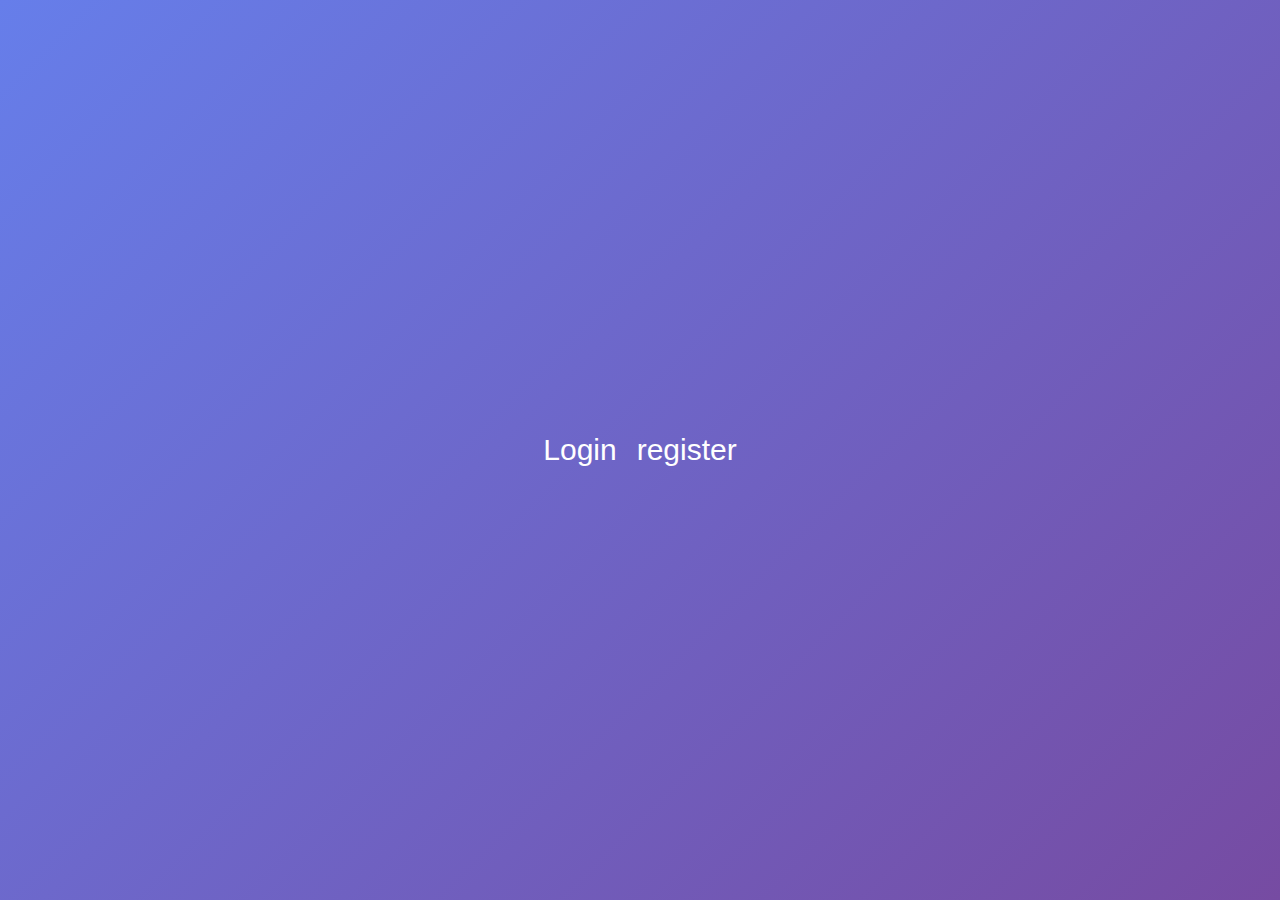
<file: index.html>
<!DOCTYPE html>
<html lang="en">

<head>
  <meta charset="UTF-8">
  <meta name="viewport" content="width=device-width, initial-scale=1.0">
  <link rel="stylesheet" href="/css/_extend.css">
  <title>Document</title>
</head>

<body>
  <div class="links">
    <a href="/html/login.html">Login</a>
    <a href="/html/register.html">register</a>
  </div>
</body>

</html>
</file>
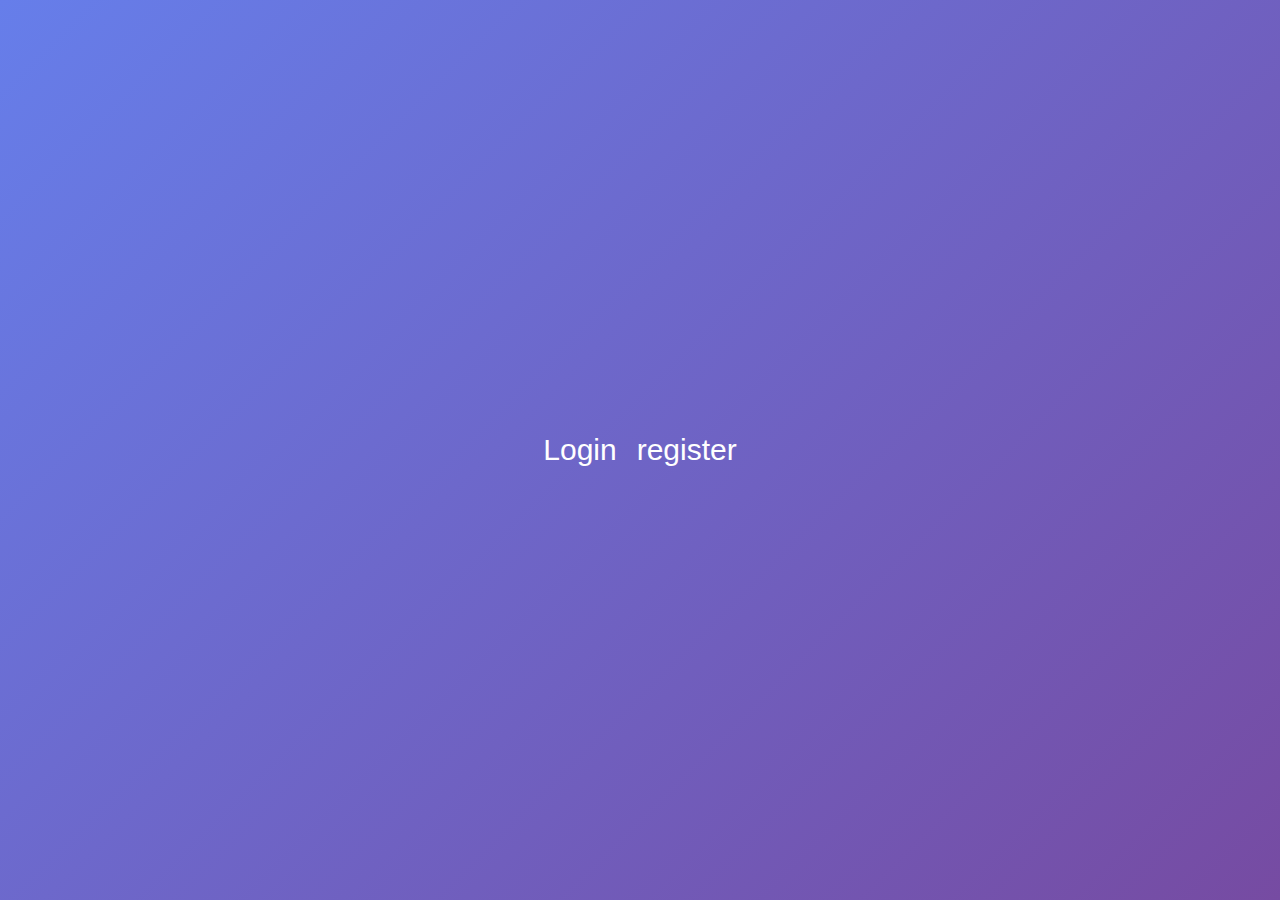
<file: html/index.html>
<!DOCTYPE html>
<html lang="en">

<head>
  <meta charset="UTF-8">
  <meta name="viewport" content="width=device-width, initial-scale=1.0">
  <link rel="stylesheet" href="/css/_extend.css">
  <title>Document</title>
</head>

<body>
  <div class="links">
    <a href="login.html">Login</a>
    <a href="register.html">register</a>
  </div>
</body>

</html>
</file>
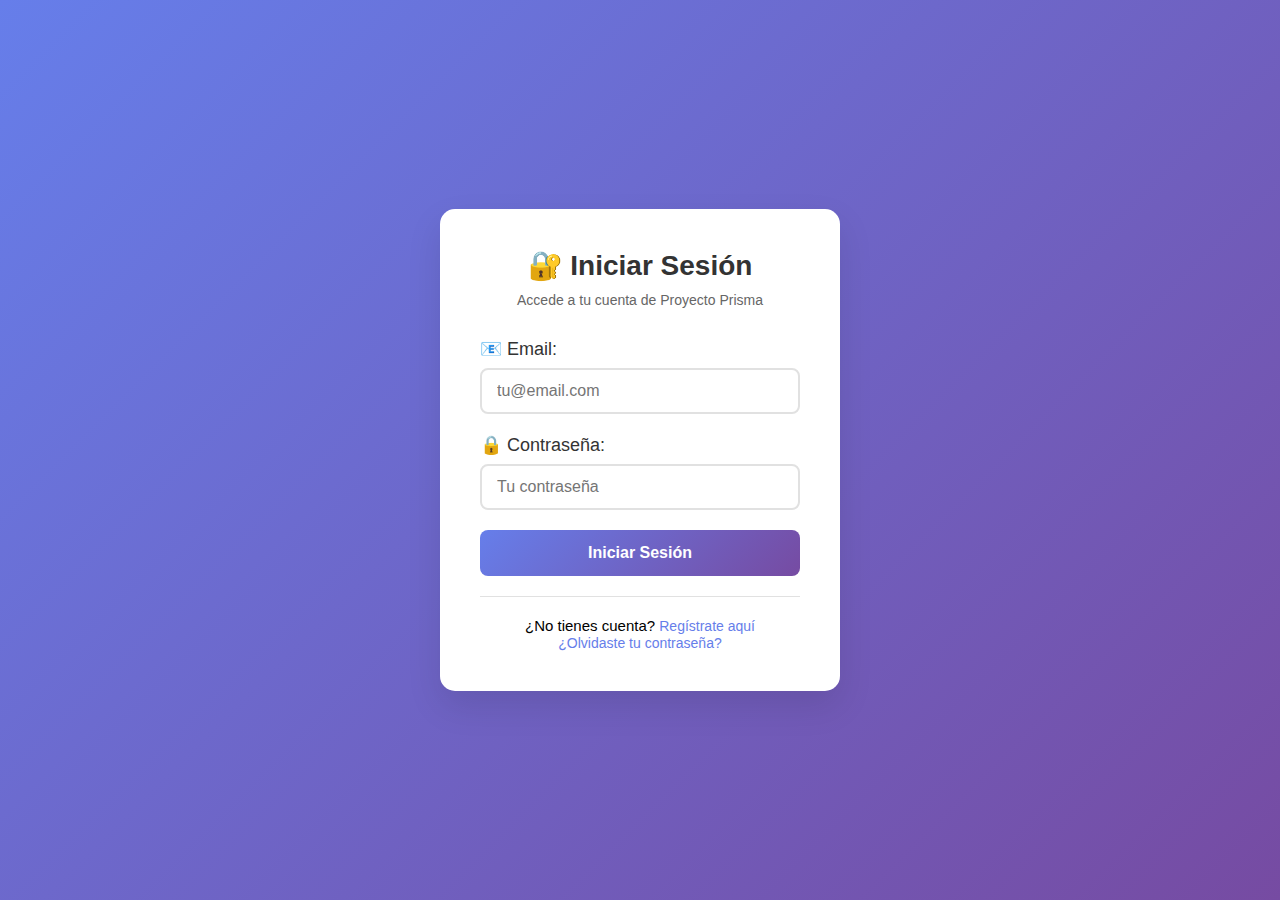
<file: login.html>
<!DOCTYPE html>
<html lang="es">

<head>
    <meta charset="UTF-8">
    <meta name="viewport" content="width=device-width, initial-scale=1.0">
    <link rel="stylesheet" href="css/_extend.css">
    <title>Login - Proyecto Prisma</title>
</head>

<body>
    <div class="login-container">
        <div class="login-header">
            <h1>🔐 Iniciar Sesión</h1>
            <p>Accede a tu cuenta de Proyecto Prisma</p>
        </div>

        <form action="php/login.php" method="POST">
            <div class="form-group">
                <label for="email">📧 Email:</label>
                <input type="email" id="email" name="email" required placeholder="tu@email.com">
            </div>

            <div class="form-group">
                <label for="password">🔒 Contraseña:</label>
                <input type="password" id="password" name="password" required placeholder="Tu contraseña">
            </div>

            <button type="submit" class="login-btn">Iniciar Sesión</button>
        </form>

        <div class="login-footer">
            <p>¿No tienes cuenta? <a href="registro.html">Regístrate aquí</a></p>
            <p><a href="recuperar-password.html">¿Olvidaste tu contraseña?</a></p>
        </div>
    </div>

</body>

</html>
</file>
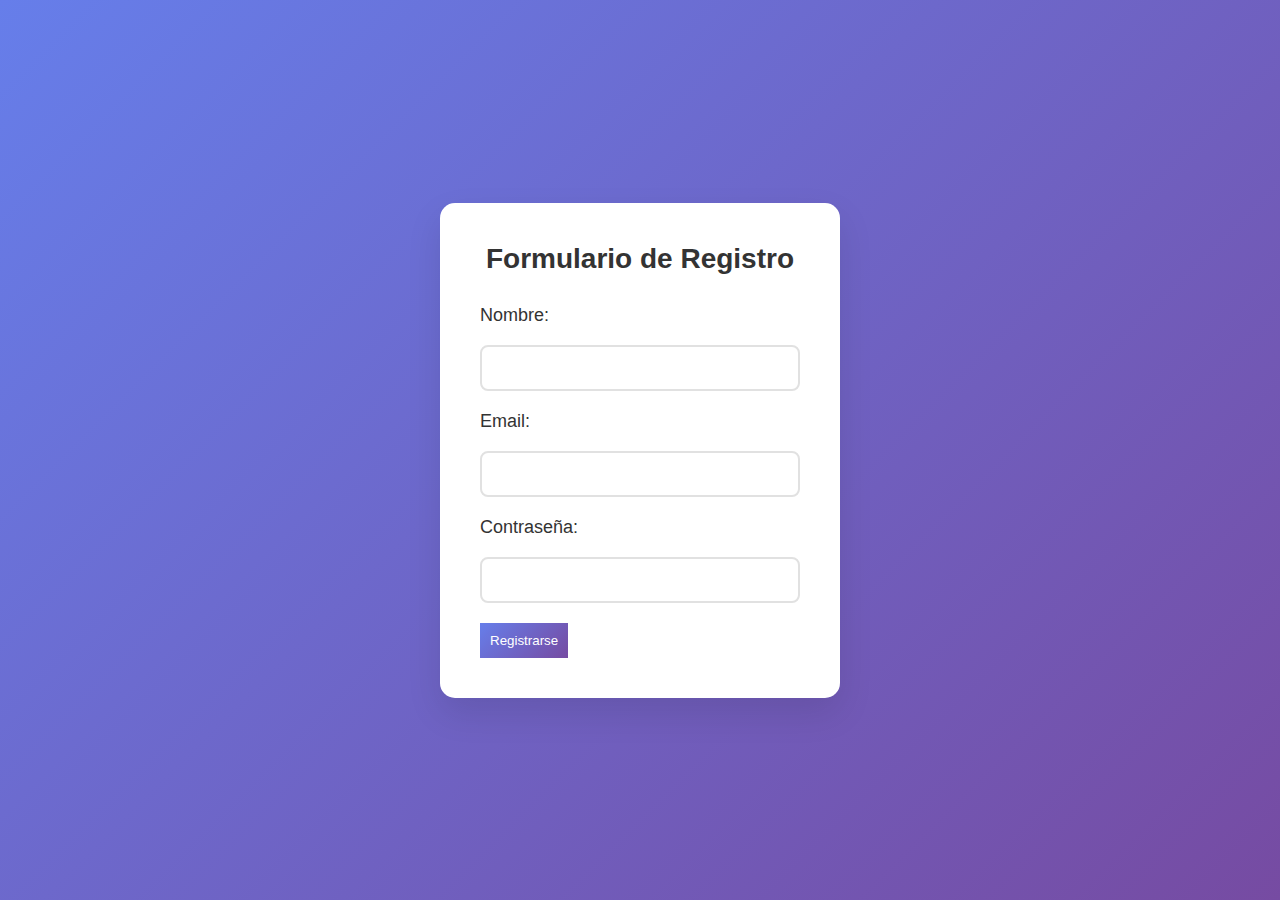
<file: register.html>
<!DOCTYPE html>
<html lang="en">

<head>
  <meta charset="UTF-8">
  <meta name="viewport" content="width=device-width, initial-scale=1.0">
  <link rel="stylesheet" href="css/_extend.css">
  <title>Document</title>
</head>

<body>

  <div class="login-container">
    <div class="login-header">
      <h1>Formulario de Registro</h1>
    </div>

    <form action="php/registro.php" method="POST">

      <div class="form-group">
        <label>Nombre:</label><br>
        <input type="text" name="nombre" required>
      </div>

      <div class="form-group">
        <label>Email:</label><br>
        <input type="email" name="email" required>
      </div>

      <div class="form-group">
        <label>Contraseña:</label><br>
        <input type="password" name="password" required>
      </div>

      <input class="register" type="submit" value="Registrarse">
    </form>


</body>

</html>
</file>
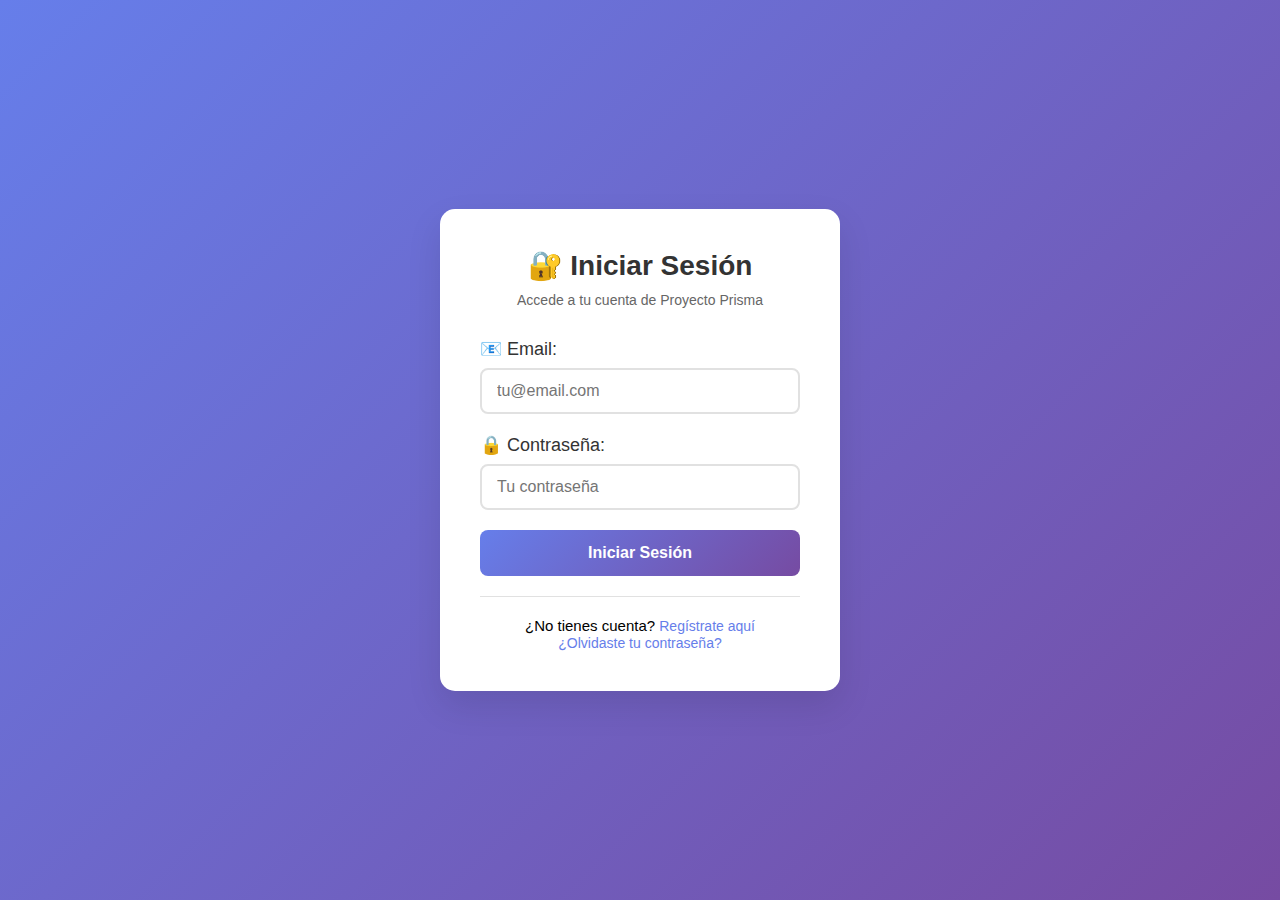
<file: html/login.html>
<!DOCTYPE html>
<html lang="es">

<head>
    <meta charset="UTF-8">
    <meta name="viewport" content="width=device-width, initial-scale=1.0">
  <link rel="stylesheet" href="/css/_extend.css">
    <title>Login - Proyecto Prisma</title>
</head>

<body>
    <div class="login-container">
        <div class="login-header">
            <h1>🔐 Iniciar Sesión</h1>
            <p>Accede a tu cuenta de Proyecto Prisma</p>
        </div>

        <form action="../php/login.php" method="POST">
            <div class="form-group">
                <label for="email">📧 Email:</label>
                <input type="email" id="email" name="email" required placeholder="tu@email.com">
            </div>

            <div class="form-group">
                <label for="password">🔒 Contraseña:</label>
                <input type="password" id="password" name="password" required placeholder="Tu contraseña">
            </div>

            <button type="submit" class="login-btn">Iniciar Sesión</button>
        </form>

        <div class="login-footer">
            <p>¿No tienes cuenta? <a href="registro.html">Regístrate aquí</a></p>
            <p><a href="recuperar-password.html">¿Olvidaste tu contraseña?</a></p>
        </div>
    </div>

</body>

</html>
</file>
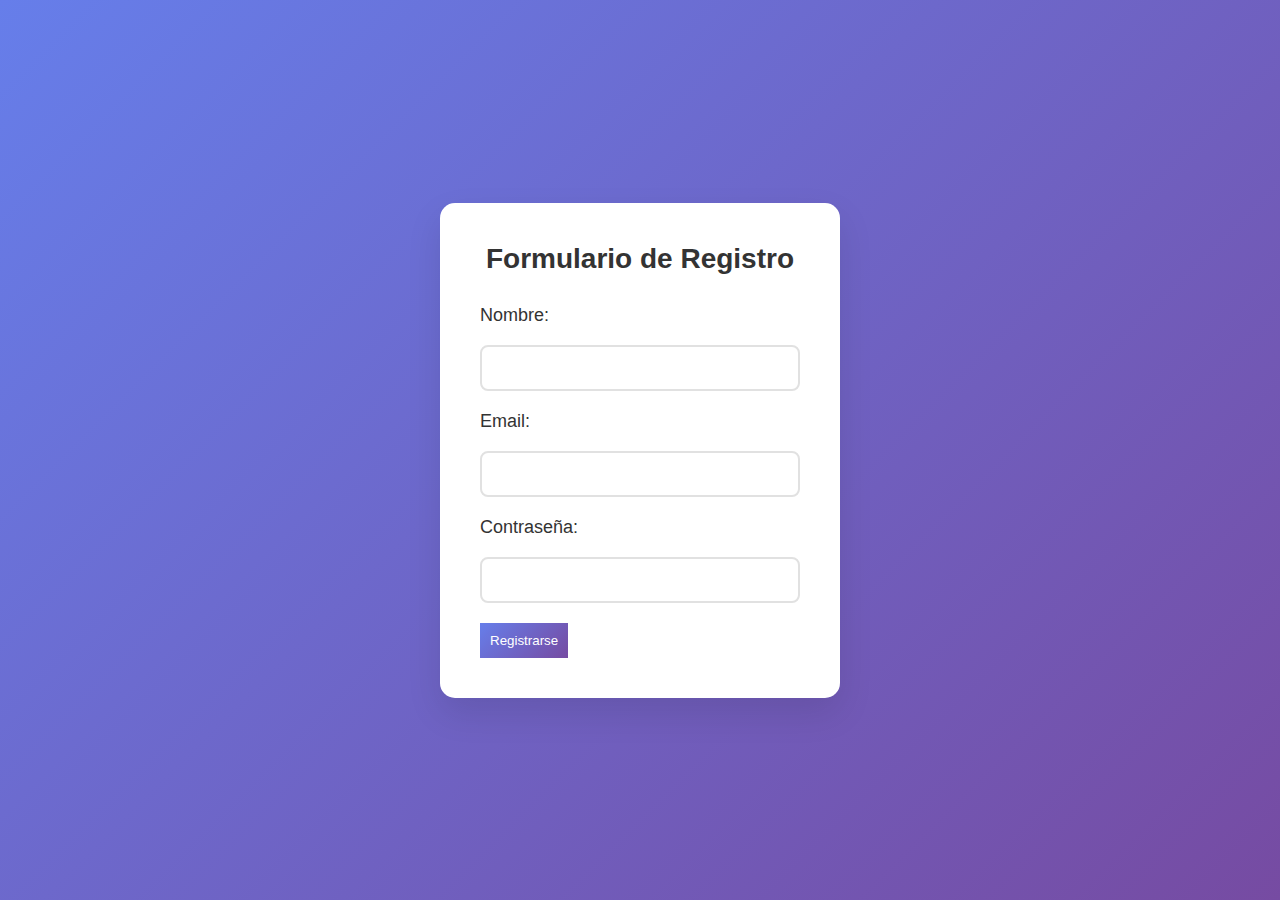
<file: html/register.html>
<!DOCTYPE html>
<html lang="en">

<head>
  <meta charset="UTF-8">
  <meta name="viewport" content="width=device-width, initial-scale=1.0">
  <link rel="stylesheet" href="/css/_extend.css">
  <title>Document</title>
</head>

<body>

  <div class="login-container">
    <div class="login-header">
      <h1>Formulario de Registro</h1>
    </div>

    <form action="../php/registro.php" method="POST">

      <div class="form-group">
        <label>Nombre:</label><br>
        <input type="text" name="nombre" required>
      </div>

      <div class="form-group">
        <label>Email:</label><br>
        <input type="email" name="email" required>
      </div>

      <div class="form-group">
        <label>Contraseña:</label><br>
        <input type="password" name="password" required>
      </div>

      <input class="register" type="submit" value="Registrarse">
    </form>


</body>

</html>
</file>
<file: css/_extend.css>
@import url(style.css);
@import url(login.css);
@import url(index.css);
@import url(register.css);
</file>
